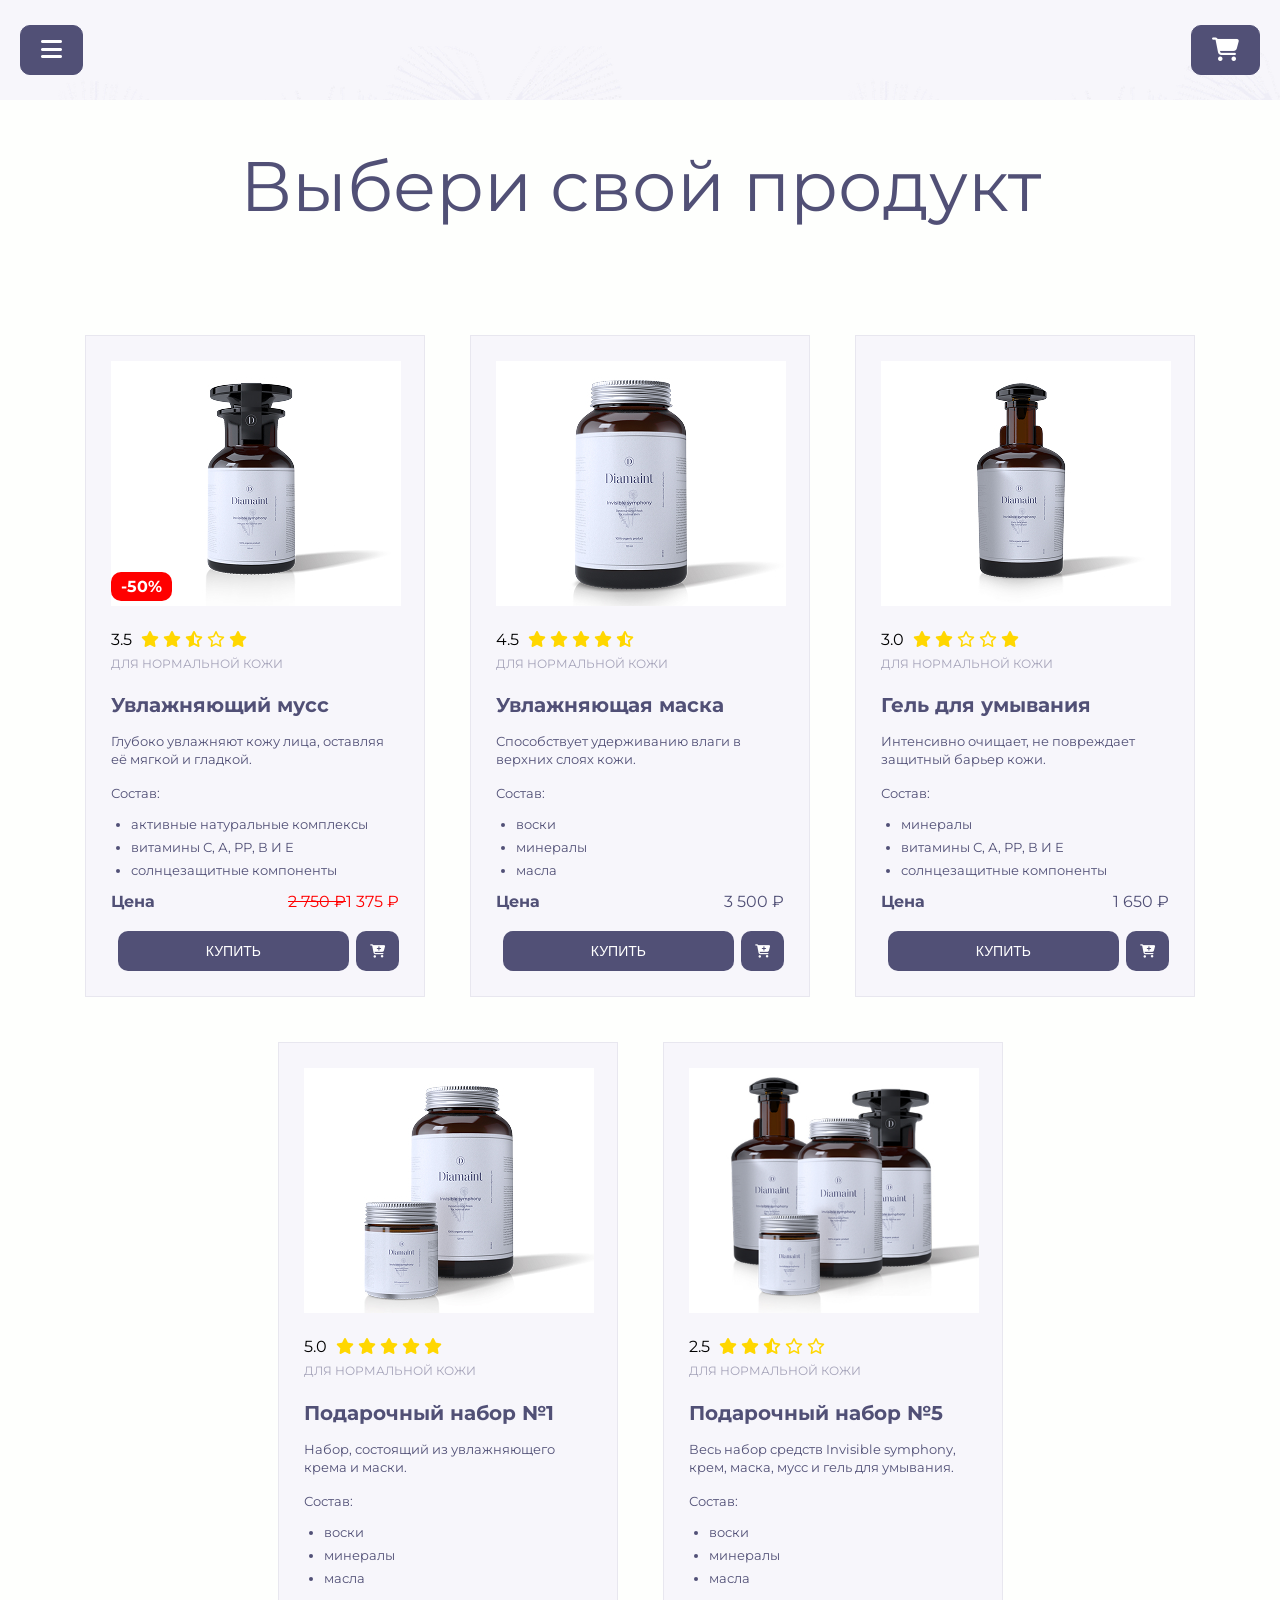
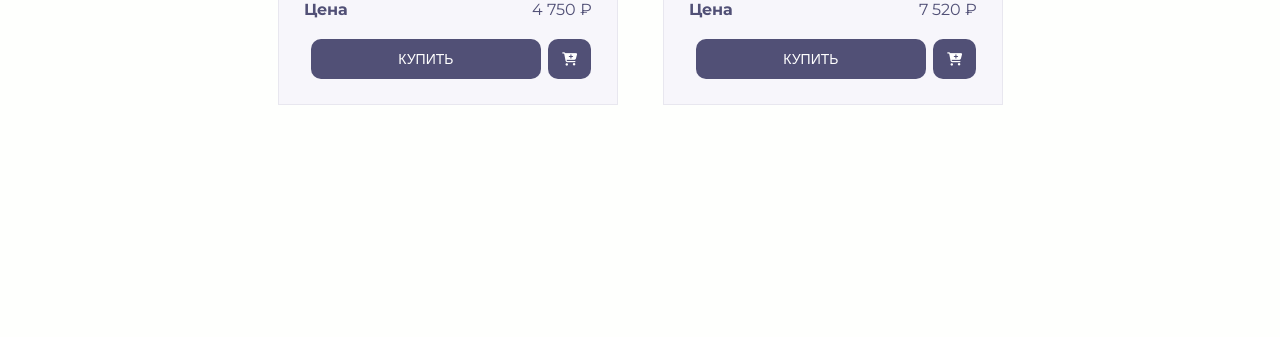
<file: test-project/index.html>
<!DOCTYPE html>
<html lang="ru">

<head>
  <meta charset="UTF-8">
  <meta name="viewport" content="width=device-width, initial-scale=1.0">
  <title>Выбери свой продукт</title>
  <link rel="stylesheet" href="style.css">
  <link rel="stylesheet" href="https://cdnjs.cloudflare.com/ajax/libs/font-awesome/6.4.0/css/all.min.css">
  <link rel="preconnect" href="https://fonts.googleapis.com">
  <link rel="preconnect" href="https://fonts.gstatic.com" crossorigin>
  <link href="https://fonts.googleapis.com/css2?family=Montserrat:wght@300;400;500;700&display=swap" rel="stylesheet">
</head>

<body>


  <main class="container">
    <header class="header">
      <div class="header__buttons">
        <button class="header__burger-menu"><i class="fa-solid fa-bars"></i></button>
        <button class="header__cart-button"><i class="fa-solid fa-cart-shopping"></i></button>
      </div>
    </header>
    <h1 class="container__main-title">Выбери свой продукт</h1>
    <div class="container__cards">
      <div class="card card-sale">
        <span class="card__sale">-50%</span>
        <img class="card__img" src="img/photo-mousse.jpg" alt="Увлажняющий мусс">
        <div class="card__rating">
          <span class="card__rating-number">3.5</span>
          <span class="card__stars"><i class="fa-solid fa-star rating-star"></i></span>
          <span class="card__stars"><i class="fa-solid fa-star rating-star"></i></span>
          <span class="card__stars"><i class="fa-solid fa-star-half-stroke rating-star"></i></span>
          <span class="card__stars"><i class="fa-regular fa-star rating-star"></i></span>
          <span class="card__stars"><i class="fa-solid fa-star rating-star"></i></span>
        </div>

        <span class="card__skin-type">для нормальной кожи</span>
        <h2 class="card__title">Увлажняющий мусс</h2>
        <p class="card__description">Глубоко увлажняют кожу лица, оставляя её мягкой и гладкой.</p>
        <span class="card__composition">Состав:</span>
        <ul class="card__list">
          <li class="card__item">активные натуральные комплексы</li>
          <li class="card__item">витамины С, А, РР, В И Е</li>
          <li class="card__item">солнцезащитные компоненты</li>
        </ul>
        <div class="card__price-row">
          <b class="card__price-text">Цена</b>
          <span class="card__price price-discount"><del>2 750 ₽</del>1 375 ₽</span>
        </div>
        <div class="card__buttons">
          <button class="card__buy-button  card__buy-button--active">Купить</button>
          <button class="card__add-to-cart card__add-to-cart--active"><i class="fa-solid fa-cart-plus cart-icon"></i>
          </button>
        </div>
      </div>
      <div class="card">
        <img class="card__img" src="img/photo-mask.jpg" alt="Увлажняющая маска">
        <div class="card__rating">
          <span class="card__rating-number">4.5</span>
          <span class="card__stars"><i class="fa-solid fa-star rating-star"></i></span>
          <span class="card__stars"><i class="fa-solid fa-star rating-star"></i></span>
          <span class="card__stars"><i class="fa-solid fa-star rating-star"></i></span>
          <span class="card__stars"><i class="fa-solid fa-star rating-star"></i></span>
          <span class="card__stars"><i class="fa-solid fa-star-half-stroke rating-star"></i></span>
        </div>
        <span class="card__skin-type">для нормальной кожи</span>
        <h2 class="card__title">Увлажняющая маска</h2>
        <p class="card__description">Способствует удерживанию влаги в верхних слоях кожи.</p>
        <span class="card__composition">Состав:</span>
        <ul class="card__list">
          <li class="card__item">воски</li>
          <li class="card__item">минералы</li>
          <li class="card__item">масла</li>
        </ul>
        <div class="card__price-row">
          <b class="card__price-text">Цена</b>
          <span class="card__price">3 500 ₽</span>
        </div>
        <div class="card__buttons">
          <button class="card__buy-button card__buy-button--active">Купить</button>
          <button class="card__add-to-cart card__add-to-cart--active"><i class="fa-solid fa-cart-plus cart-icon"></i>
          </button>
        </div>
      </div>
      <div class="card">
        <img class="card__img" src="img/photo-gel.jpg" alt="Гель для умывания">
        <div class="card__rating">
          <span class="card__rating-number">3.0</span>
          <span class="card__stars"><i class="fa-solid fa-star rating-star"></i></span>
          <span class="card__stars"><i class="fa-solid fa-star rating-star"></i></span>
          <span class="card__stars"><i class="fa-regular fa-star rating-star"></i></span>
          <span class="card__stars"><i class="fa-regular fa-star rating-star"></i></span>
          <span class="card__stars"><i class="fa-solid fa-star rating-star"></i></span>
        </div>
        <span class="card__skin-type">для нормальной кожи</span>
        <h2 class="card__title">Гель для умывания</h2>
        <p class="card__description">Интенсивно очищает, не повреждает защитный барьер кожи.</p>
        <span class="card__composition">Состав:</span>
        <ul class="card__list">
          <li class="card__item">минералы</li>
          <li class="card__item">витамины С, А, РР, В И Е</li>
          <li class="card__item">солнцезащитные компоненты</li>
        </ul>
        <div class="card__price-row">
          <b class="card__price-text">Цена</b>
          <span class="card__price">1 650 ₽</span>
        </div>
        <div class="card__buttons">
          <button class="card__buy-button card__buy-button--active">Купить</button>
          <button class="card__add-to-cart card__add-to-cart--active"><i class="fa-solid fa-cart-plus cart-icon"></i>
          </button>
        </div>
      </div>
      <div class="card">
        <img class="card__img" src="img/photo-set-1.jpg" alt="Подарочный набор №1">
        <div class="card__rating">
          <span class="card__rating-number">5.0</span>
          <span class="card__stars"><i class="fa-solid fa-star rating-star"></i></span>
          <span class="card__stars"><i class="fa-solid fa-star rating-star"></i></span>
          <span class="card__stars"><i class="fa-solid fa-star rating-star"></i></span>
          <span class="card__stars"><i class="fa-solid fa-star rating-star"></i></span>
          <span class="card__stars"><i class="fa-solid fa-star rating-star"></i></span>
        </div>
        <span class="card__skin-type">для нормальной кожи</span>
        <h2 class="card__title">Подарочный набор №1</h2>
        <p class="card__description">Набор, состоящий из увлажняющего крема и маски.</p>
        <span class="card__composition">Состав:</span>
        <ul class="card__list">
          <li class="card__item">воски</li>
          <li class="card__item">минералы</li>
          <li class="card__item">масла</li>
        </ul>
        <div class="card__price-row">
          <b class="card__price-text">Цена</b>
          <span class="card__price">4 750 ₽</span>
        </div>
        <div class="card__buttons">
          <button class="card__buy-button card__buy-button--active">Купить</button>
          <button class="card__add-to-cart card__add-to-cart--active"><i class="fa-solid fa-cart-plus cart-icon"></i>
          </button>
        </div>
      </div>
      <div class="card">
        <img class="card__img" src="img/photo-set-5.jpg" alt="Подарочный набор №5">
        <div class="card__rating">
          <span class="card__rating-number">2.5</span>
          <span class="card__stars"><i class="fa-solid fa-star rating-star"></i></span>
          <span class="card__stars"><i class="fa-solid fa-star rating-star"></i></span>
          <span class="card__stars"><i class="fa-solid fa-star-half-stroke rating-star"></i></span>
          <span class="card__stars"><i class="fa-regular fa-star rating-star"></i></span>
          <span class="card__stars"><i class="fa-regular fa-star rating-star"></i></span>
        </div>
        <span class="card__skin-type">для нормальной кожи</span>
        <h2 class="card__title">Подарочный набор №5</h2>
        <p class="card__description"> Весь набор средств Invisible symphony, крем, маска, мусс и гель для умывания.
        </p>
        <span class="card__composition">Состав:</span>
        <ul class="card__list">
          <li class="card__item">воски</li>
          <li class="card__item">минералы</li>
          <li class="card__item">масла</li>
        </ul>
        <div class="card__price-row">
          <b class="card__price-text">Цена</b>
          <span class="card__price">7 520 ₽</span>
        </div>
        <div class="card__buttons">
          <button class="card__buy-button card__buy-button--active">Купить</button>
          <button class="card__add-to-cart card__add-to-cart--active"><i class="fa-solid fa-cart-plus cart-icon"></i>
          </button>
        </div>
      </div>
    </div>
  </main>
  <main class="container">
    <div class="cart-modal hidden">
      <div class="cart-modal__content">
        <h2 class="cart-modal__title">Корзина</h2>
        <div class="cart-modal__items"> </div>

      </div>
      <div class="cart-modal__info">
        <h3 class="cart-modal__subtitle">Ваша корзина пуста</h3>
        <p class="cart-modal__text">Похоже, вы пока ничего не добавили.</p>
        <p class="cart-modal__text">Перейдите в каталог и найдите что-то особенное для себя.</p>
        <button class="cart-modal__button">Перейти в каталог</button>
      </div>
    </div>
    </div>
  </main>
  <script src="product.js"></script>
</body>

</html>
</file>
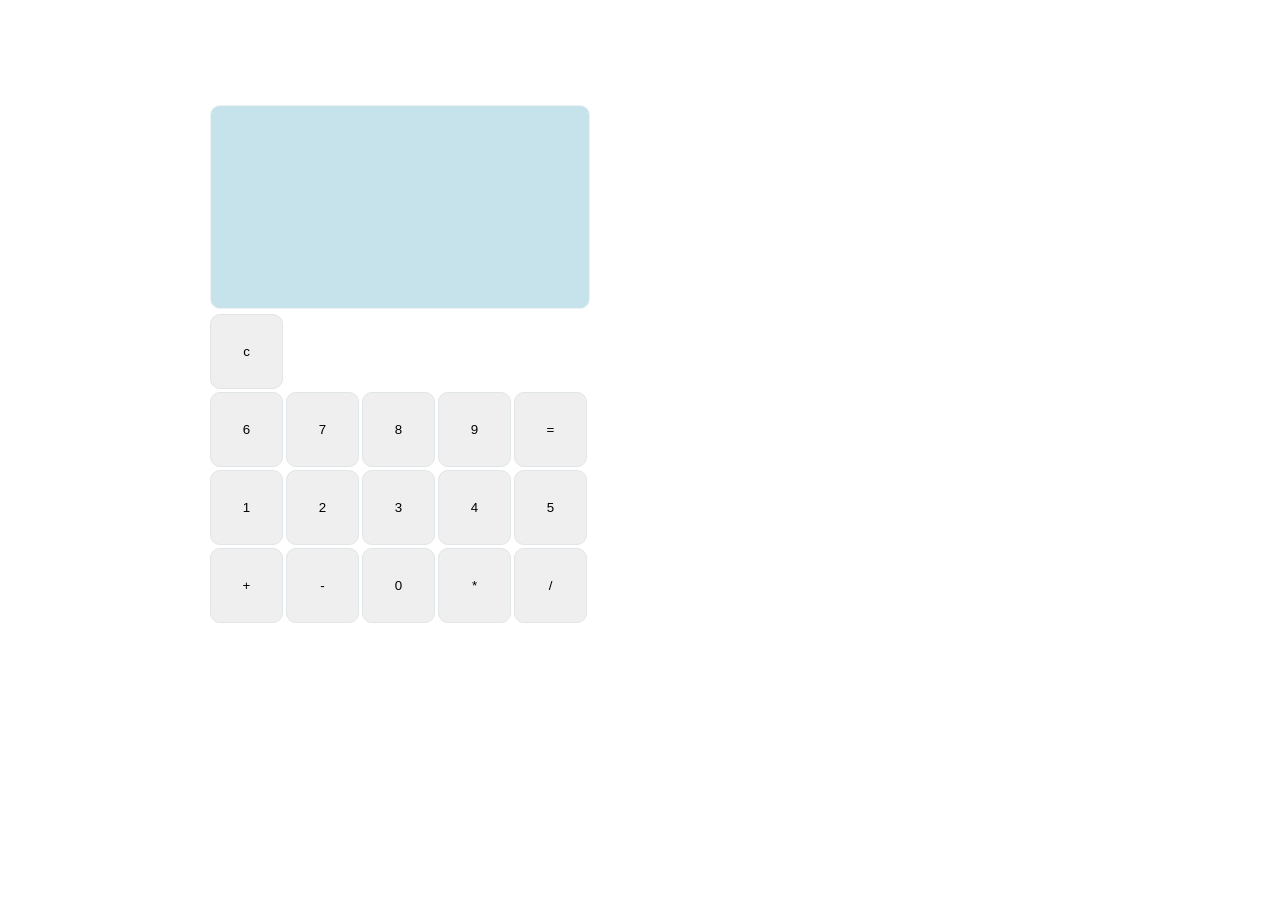
<file: calculator/calculator.html>
<!DOCTYPE html>
<html lang="ru">

<head>
  <meta charset="UTF-8">
  <meta name="viewport" content="width=device-width, initial-scale=1.0">
  <title> Калькулятор</title>
  <link rel="stylesheet" href="/calculator/calculator.css">
</head>

<body>
  <div class="container">
    <input class="calculator-display">
    <div class="buttons">
      <button class="operator">+</button>
      <button class="operator">-</button>
      <button class="number">0</button>
      <button class="operator">*</button>
      <button class="operator">/</button>
      <button class="number">1</button>
      <button class="number">2</button>
      <button class="number">3</button>
      <button class="number">4</button>
      <button class="number">5</button>
      <button class="number">6</button>
      <button class="number">7</button>
      <button class="number">8</button>
      <button class="number">9</button>
      <button class="equal">=</button>
      <button class="delete">c</button>
    </div>
  </div>
</body>
<script src="/calculator/calculator.js"></script>

</html>
</file>
<file: test-project/style.css>
.container {
  width: 1280px;
  margin: 0 auto;
  background: #fefffd;
  padding-bottom: 116px;
}

.header {
  top: 0;
  left: 0;
  width: 1280px;
  height: 100px;
  background-color: #f7f6fb;
  display: flex;
  justify-content: center;
  align-items: center;
  z-index: 9999;
  background-image: url('img/background.png');
  background-repeat: repeat;
  background-position: 100px 100px center;
}

.header__buttons {
  display: flex;
  justify-content: space-between;
  align-items: center;
  width: 100%;
  padding: 0 20px;

}



.header__burger-menu,
.header__cart-button {
  background: none;
  border: 1px solid #515076;
  border-radius: 10px;
  padding: 10px 20px;
  background-color: #515076;
  color: #fff;
  font-size: 24px;
  cursor: pointer;
  transition: background 0.5s ease;
}

.header__burger-menu:hover,
.header__cart-button:hover {
  background: #403d6b;
  transition: background 0.1s ease;
}

.header__burger-menu:active,
.header__cart-button:active {
  background: #2e2b5c;
  transition: background 0.1s ease;
}

.container__background {
  background-image: url('img/background.png');
  background-repeat: no-repeat;
  background-position: center top;
}

body {
  color: #515076;
  font-family: 'montserrat', sans-serif;
  letter-spacing: 0%;
  margin: 0;
}


.container__main-title {
  font-style: normal;
  font-weight: 400;
  font-size: 70px;
  line-height: 78px;
  text-align: center;
  color: #515076;
  margin-bottom: 110px;
}


.container__cards {
  display: flex;
  flex-wrap: wrap;
  justify-content: center;
  gap: 45px;
  margin: 0 auto;
  width: 1110px;
}


.card {
  width: 340px;
  border: 1px solid #e8e7ef;
  background: #f7f6fb;
  padding: 25px;
  position: relative;
}

.card__sale {
  position: absolute;
  bottom: 395px;
  left: 25px;
  padding: 5px 10px;
  background: red;
  color: white;
  border-radius: 10px;
  font-weight: bold;
}

.card-sale {
  transition: 0.3s;
}

.card-sale:hover {
  transform: scale(1.03);
  background-image: url(img/background.png);
  cursor: pointer;

}

.card__img {
  width: 290px;
  height: 245px;
  object-fit: cover;
  margin-bottom: 20px;
}

.card__rating-number {
  color: black;
  margin-right: 5px;
}

.rating-star {
  color: gold;
  margin-bottom: 5px;
  display: inline-block;
}





.card__skin-type {
  font-weight: 400;
  font-size: 12px;
  line-height: 24px;
  text-transform: uppercase;
  color: #A5A3B9;
  margin-bottom: 5px;
}

.card__title {
  font-weight: 700;
  font-size: 20px;
  line-height: 27px;
  color: #515076;
  margin-bottom: 5px;
}

.card__description {
  font-weight: 400;
  font-size: 13px;
  line-height: 18px;
  color: #515076;
  margin-bottom: 15px;
}


.card__composition {
  font-weight: 400;
  font-size: 13px;
  line-height: 18px;
  color: #515076;
  margin-bottom: 5px;
}

.card__list {
  font-weight: 400;
  font-size: 13px;
  line-height: 18px;
  color: #515076;
  padding-left: 20px;
}

.card__item {
  margin-bottom: 5px;
}

.price-discount {
  color: red;
}

.card__price-row {
  color: #515076;
  margin-bottom: 20px;
  display: flex;
  justify-content: space-between;
  align-items: center;
}

.card__buy-button {
  width: 80%;
  height: 40px;
  background: #515076;
  border-radius: 10px;
  color: #ffffff;
  font-size: 14px;
  text-transform: uppercase;
  border: none;
  cursor: pointer;
  margin: 0 auto;
  padding: 10px;
  transition: background 0.5s ease;
}

.card__buy-button:hover {
  background: #403d6b;
  transition: background 0.1s ease;
}

.card__buy-button:active {
  background: #2e2b5c;
  transition: background 0.1s ease;
}

.card__add-to-cart {
  width: 15%;
  height: 40px;
  background: #515076;
  border-radius: 10px;
  border: none;
  cursor: pointer;
  transition: background 0.5s ease;
}

.card__add-to-cart:hover {
  background: #403d6b;
  transition: background 0.1s ease;
}

.card__add-to-cart:active {
  background: #2e2b5c;
  transition: background 0.1s ease;
}

.card__buttons {
  display: flex;
  justify-content: space-between;
  align-items: center;
  margin-top: 20px;
}

.cart-icon {
  color: white;
}

.cart-modal {
  position: fixed;
  inset: 0;
  background-color: rgba(0, 0, 0, 0.5);
  padding: 50px;
  z-index: 10000;
  display: flex;
  flex-direction: column;
  justify-content: center;
  align-items: center;

}

.hidden {
  display: none;
}

.cart-modal__title {
  font-size: 24px;
  font-weight: bold;
  margin-bottom: 20px;
  color: #515076;
}

.cart-modal__content {
  background-color: #fff;
  padding: 20px;
  border-radius: 5px;
  border: none;

}

.cart-modal__empty {
  display: flex;
  flex-direction: column;
  align-items: center;
  justify-content: center;
  height: 100%;
  text-align: center;
}

.cart-modal__empty h3 {
  font-size: 18px;
  font-weight: bold;
  margin-bottom: 10px;
  color: #515076;
}

.cart-modal__empty p {
  font-size: 14px;
  margin-bottom: 10px;
  color: #656385;
}

.empty-remove {
  color: #faf8f8;
  font-size: 20px;
  transition: color 0.5s ease;
}

.cart-modal__empty-remove {
  width: 80px;
  height: 40px;
  margin-top: 20px;
  background: #5f5e80;
  border-radius: 10px;
  font-size: 14px;
  text-transform: uppercase;
  border: none;
  cursor: pointer;
  transition: background 0.5s ease;
}

.cart-modal__button {
  width: 200px;
  height: 40px;
  margin-top: 20px;
  background: #5f5e80;
  border-radius: 10px;
  color: #ffffff;
  font-size: 14px;
  text-transform: uppercase;
  border: none;
  cursor: pointer;
  transition: background 0.5s ease;
}

.cart-modal__image {
  width: 80px;
  height: 80px;
  object-fit: cover;
  margin-bottom: 20px;
}

.cart-modal__info {
  border: 1px solid #f3f2f8;
  padding: 350px 200px 200px;
  margin-bottom: 20px;
  width: 100%;
  background-image: url('img/cart-removebg-preview.png');
  background-size: contain;
  background-repeat: no-repeat;
  background-position: center top;

}

.cart-modal__image {
  width: 1000px;
  height: 100%;
  object-fit: center;
}

.cart-modal__subtitle {
  font-size: 18px;
  font-weight: bold;
  margin-bottom: 10px;
  color: #515076;
}

.cart-modal__text {
  font-size: 14px;
  margin: 0 auto;
  color: #5e5c7e;
  padding: 1px;
}

.cart-modal__button {
  width: 200px;
  height: 40px;
  margin-top: 20px;
  background: #5f5e80;
  border-radius: 10px;
  color: #ffffff;
  font-size: 14px;
  text-transform: uppercase;
  border: none;
  cursor: pointer;
  transition: background 0.5s ease;
}

.cart-modal__button:hover {
  background: #635ea3;
  transition: background 0.1s ease;
}

.cart-modal__button:active {
  background: #2e2b5c;
  transition: background 0.1s ease;
}

*,
*:before,
*:after {
  box-sizing: border-box;
}
</file>
<file: calculator/calculator.css>
*,
*:before *:after {
  box-sizing: border-box;
}


body {
  width: 800px;
  height: 600px;
  margin: 0;
  display: flex;
  justify-content: center;
  align-items: center;
}

.container {
  width: 50%;
  height: 400px;
  display: flex;
  flex-wrap: wrap;
}

.calculator-display {
  width: 100%;
  height: 200px;
  background-color: rgb(198, 227, 235);
  margin: 5px 10px;
  border: 1px solid rgb(239, 243, 245);
  border-radius: 10px;
}

.buttons {
  width: 100%;
  display: flex;
  flex-wrap: wrap-reverse;
  gap: 3px;
  margin: 0 10px;
}

.number,
.delete,
.operator,
.equal {
  width: 73px;
  height: 75px;
  padding: auto;
  border: 1px solid rgb(224, 229, 231);
  border-radius: 10px;
  transition: background 0.5s ease;
  cursor: pointer;
}

.delete:hover,
.number:hover,
.operator:hover,
.equal:hover {
  background: rgb(143, 183, 206);
  transition: background 0.3s ease;
}

.delete:active,
.number:active,
.operator:active,
.equal:active {
  background: rgb(139, 147, 151);
  transition: background 0.3s ease;
}
</file>
